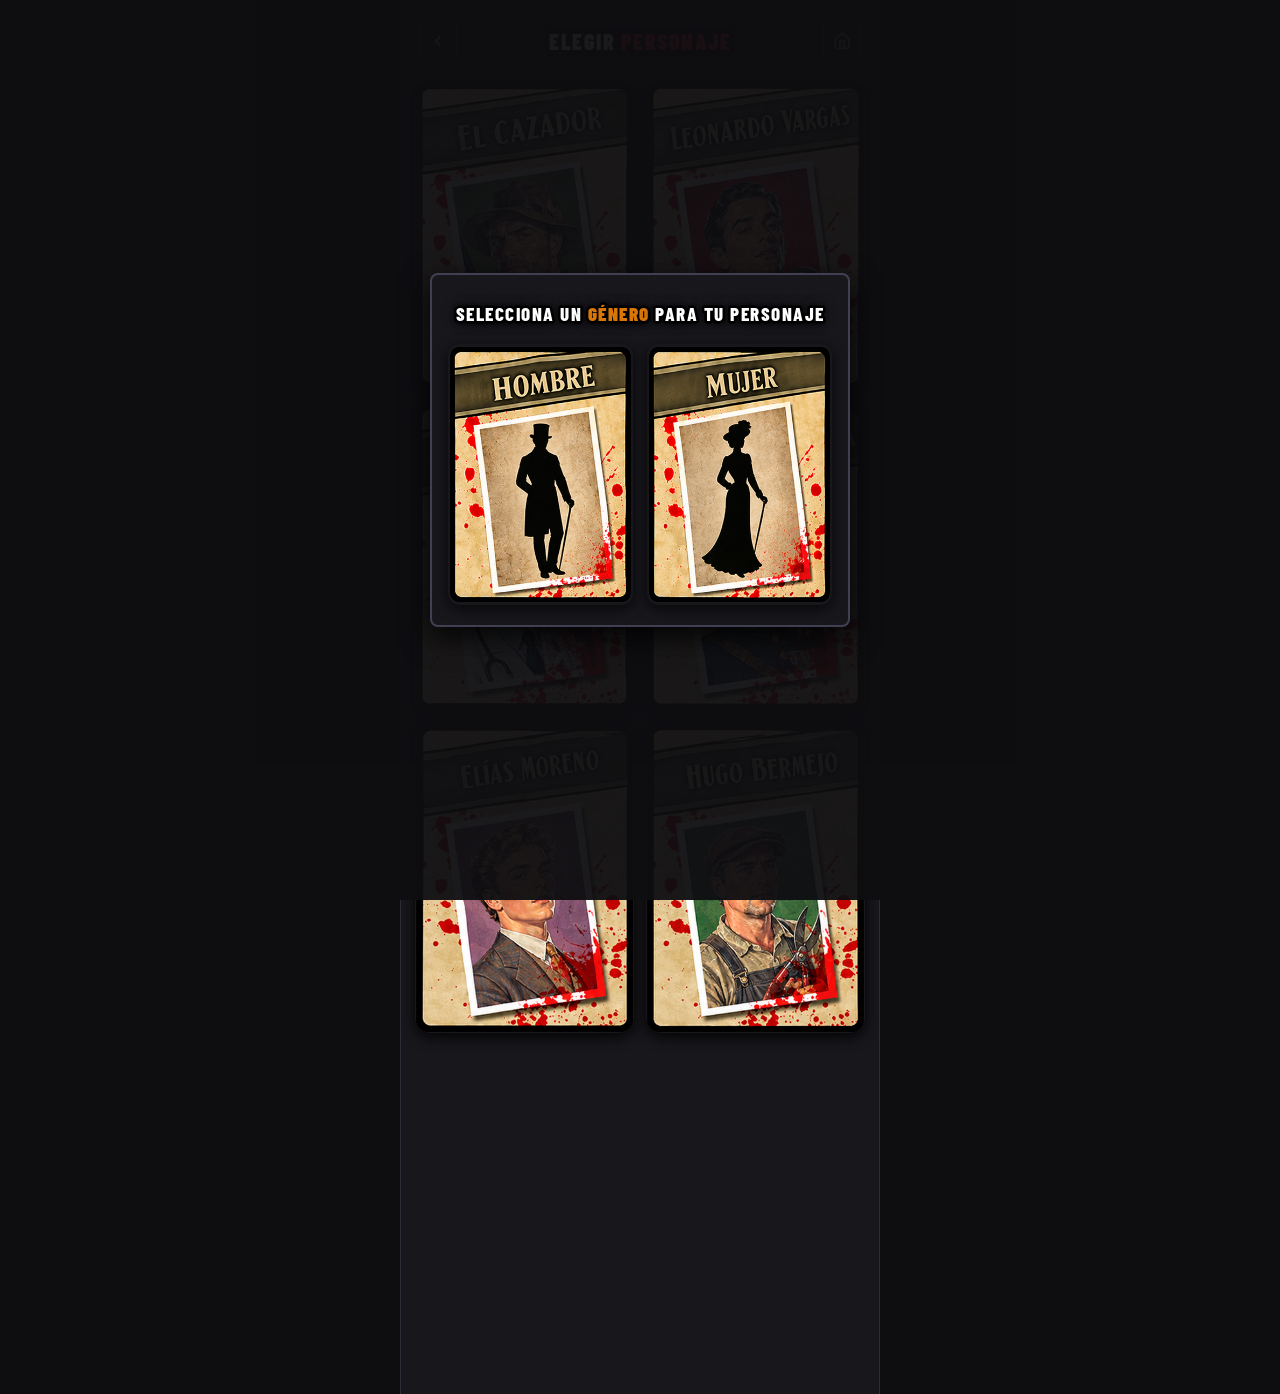
<file: jugar/valparaiso/index.html>
<!DOCTYPE html>
<html lang="es">
<head>
  <meta charset="UTF-8" />
  <meta name="viewport" content="width=device-width, initial-scale=1.0, maximum-scale=1.0, user-scalable=no" />
  <title>El Asesinato Embrujado — Escape Room</title>
  <meta name="description" content="Juego interactivo de escape room y deducción con escáner de pistas físicas." />

  <!-- Google Fonts: Barlow Condensed, Cinzel, Inter + Fuentes de Prueba (Cartoon, Redondas, Gruesas) -->
  <link rel="preconnect" href="https://fonts.googleapis.com" />
  <link rel="preconnect" href="https://fonts.gstatic.com" crossorigin />
  <link href="https://fonts.googleapis.com/css2?family=Alfa+Slab+One&family=Bangers&family=Barlow+Condensed:wght@700;800;900&family=Black+Ops+One&family=Carter+One&family=Cinzel:wght@700;800;900&family=Creepster&family=Fredoka:wght@500;600;700;800&family=Inter:wght@400;500;600;700&family=Luckiest+Guy&family=Nunito:wght@700;800;900&family=Paytone+One&family=Quicksand:wght@600;700&display=swap" rel="stylesheet" />

  <!-- Estilos Modulares (EternoDev Standard) -->
  <link rel="stylesheet" href="css/main.css" />
</head>
<body>

  <div class="app-container">

    <!-- ==================================================================
         PANTALLA 1: SELECCIÓN DE PERSONAJE
         ================================================================== -->
    <section id="view-selection" class="view active">
      <!-- Barra superior idéntica a la vista en partida -->
      <div class="game-top-bar">
        <button class="btn-top-icon" id="btn-back-to-gender" title="Volver a seleccionar género" aria-label="Volver">
          <svg xmlns="http://www.w3.org/2000/svg" width="18" height="18" viewBox="0 0 24 24" fill="none" stroke="currentColor" stroke-width="2.5"><polyline points="15 18 9 12 15 6"></polyline></svg>
        </button>
        <h2 class="char-active-name">Elegir <span class="highlight-red">Personaje</span></h2>
        <a href="../../#casos" class="btn-top-icon" title="Volver al Archivo de Casos" aria-label="Volver al catálogo" style="text-decoration:none;display:flex;align-items:center;justify-content:center;">
          <svg xmlns="http://www.w3.org/2000/svg" width="18" height="18" viewBox="0 0 24 24" fill="none" stroke="currentColor" stroke-width="2"><path d="M3 9l9-7 9 7v11a2 2 0 0 1-2 2H5a2 2 0 0 1-2-2z"></path><polyline points="9 22 9 12 15 12 15 22"></polyline></svg>
        </a>
      </div>


      <!-- Cuadrícula de Personajes con Giro 3D -->
      <div class="characters-grid" id="characters-grid">
        <!-- Inyectado dinámicamente con JS -->
      </div>
    </section>

    <!-- ==================================================================
         PANTALLA 2: INTERFAZ EN PARTIDA (1 CARTA EN PANTALLA - SWIPE & FLECHAS)
         ================================================================== -->
    <section id="view-game" class="view">
      <!-- Barra superior de partida -->
      <div class="game-top-bar">
        <button class="btn-top-icon" id="btn-back-to-selection" title="Volver a elegir personaje" aria-label="Volver">
          <svg xmlns="http://www.w3.org/2000/svg" width="18" height="18" viewBox="0 0 24 24" fill="none" stroke="currentColor" stroke-width="2.5"><polyline points="15 18 9 12 15 6"></polyline></svg>
        </button>
        <h2 class="char-active-name" id="game-char-name">Cargando...</h2>
        <button class="btn-top-icon btn-top-camera" id="btn-goto-scanner" title="Ir al Escáner QR" aria-label="Escáner">
          <svg xmlns="http://www.w3.org/2000/svg" width="18" height="18" viewBox="0 0 24 24" fill="none" stroke="currentColor" stroke-width="2.5" stroke-linecap="round" stroke-linejoin="round">
            <path d="M23 19a2 2 0 0 1-2 2H3a2 2 0 0 1-2-2V8a2 2 0 0 1 2-2h4l2-3h6l2 3h4a2 2 0 0 1 2 2z"></path>
            <circle cx="12" cy="13" r="4"></circle>
          </svg>
        </button>
      </div>

      <!-- Mazo Deslizable: 1 carta en el centro en todo momento (swipe táctil y arrastre de ratón en PC) -->
      <div class="game-deck-viewport" id="game-deck-viewport">
        <div class="game-deck-track" id="game-deck-track">
          <!-- Slide 0: Carta del Personaje (Giro 3D con fondo aleatorio de pergamino) -->
          <!-- Slide 1: Carta del Escáner QR (Giro 3D) -->
          <!-- Slide 2+: Cartas de Pistas Escaneadas (Giro 3D con escudo confidencial en privadas) -->
        </div>
      </div>

      <!-- Contador de cartas debajo del mazo (ej: 1/2, 2/2) -->
      <div class="deck-bottom-bar">
        <span class="deck-card-counter" id="deck-card-counter-bottom">1 / 2</span>
      </div>
    </section>

  </div>

  <!-- Modal de Doble Verificación para Volver Atrás desde la Partida -->
  <div class="modal-overlay" id="confirm-back-modal">
    <div class="modal-box modal-confirm-box">
      <h3 class="modal-confirm-title">¿ESTÁS SEGURO?</h3>
      <p class="modal-confirm-text">Si vuelves atrás se cancelará la selección de tu personaje actual.</p>
      <div class="modal-confirm-actions">
        <button class="btn-confirm-cancel" id="btn-cancel-back" type="button">Cancelar</button>
        <button class="btn-confirm-accept" id="btn-accept-back" type="button">Volver</button>
      </div>
    </div>
  </div>

  <!-- Modal de Advertencia para el Personaje Especial (Abogado / Abogada) -->
  <div class="modal-overlay" id="admin-confirm-modal">
    <div class="modal-box modal-admin-box">
      <h3 class="modal-admin-title" id="admin-modal-role-title">ABOGADO</h3>
      <p class="modal-admin-text">
        Este personaje está reservado para el máster de la partida.
      </p>
      <p class="modal-admin-subtext">¿Confirmas que eres el administrador?</p>
      <div class="modal-confirm-actions">
        <button class="btn-confirm-cancel" id="btn-cancel-admin" type="button">Cancelar</button>
        <button class="btn-admin-accept" id="btn-accept-admin" type="button">Soy administrador</button>
      </div>
    </div>
  </div>

  <!-- Modal de Confirmación para Selección de Personaje Normal (Información Reservada) -->
  <div class="modal-overlay" id="char-confirm-modal">
    <div class="modal-box modal-admin-box">
      <h3 class="modal-admin-title" id="char-modal-role-title">CAZADOR</h3>
      <p class="modal-admin-text">
        Este personaje contiene información reservada y pruebas incriminatorias.
      </p>
      <p class="modal-admin-subtext">Una vez dentro, accederás a datos exclusivos. ¿Confirmas que quieres ser este jugador?</p>
      <div class="modal-confirm-actions">
        <button class="btn-confirm-cancel" id="btn-cancel-select-char" type="button">Cancelar</button>
        <button class="btn-confirm-accept" id="btn-accept-select-char" type="button">Aceptar</button>
      </div>
    </div>
  </div>

  <!-- Modal Manual para Introducir Código de Pista / Objeto -->
  <div class="modal-overlay" id="manual-code-modal">
    <div class="modal-box modal-code-box">
      <div class="modal-code-header">
        <h3 class="modal-title">Introduce el código</h3>
        <button class="btn-modal-close" id="btn-close-code-modal" aria-label="Cerrar">&times;</button>
      </div>
      <form id="form-manual-code" class="form-manual-code">
        <input type="text" id="input-manual-code" class="input-code" placeholder="Código (A - T)" autocomplete="off" maxlength="20" />
        <button type="submit" class="btn-submit-code">Desbloquear</button>
      </form>
    </div>
  </div>

  <!-- ==================================================================
       POP-UP 1: SELECCIÓN DE GÉNERO CON TARJETAS REALES
       ================================================================== -->
  <div class="modal-overlay" id="gender-modal">
    <div class="modal-box">
      <p class="modal-gender-subtitle">Selecciona un <strong>género</strong> para tu personaje</p>

      <div class="gender-cards-grid">
        <button class="gender-card-btn" id="btn-choose-male">
          <div class="gender-card-frame">
            <img src="assets/images/tarjetas/card-gender-male.png" alt="Hombre" class="gender-card-img" />
          </div>
        </button>

        <button class="gender-card-btn" id="btn-choose-female">
          <div class="gender-card-frame">
            <img src="assets/images/tarjetas/card-gender-female.png" alt="Mujer" class="gender-card-img" />
          </div>
        </button>
      </div>
    </div>
  </div>

  <!-- Biblioteca Local Offline jsQR -->
  <script src="js/lib/jsqr.js"></script>

  <!-- Lógica Principal Modular (ES Modules) -->
  <script type="module" src="js/main.js"></script>
</body>
</html>
</file>
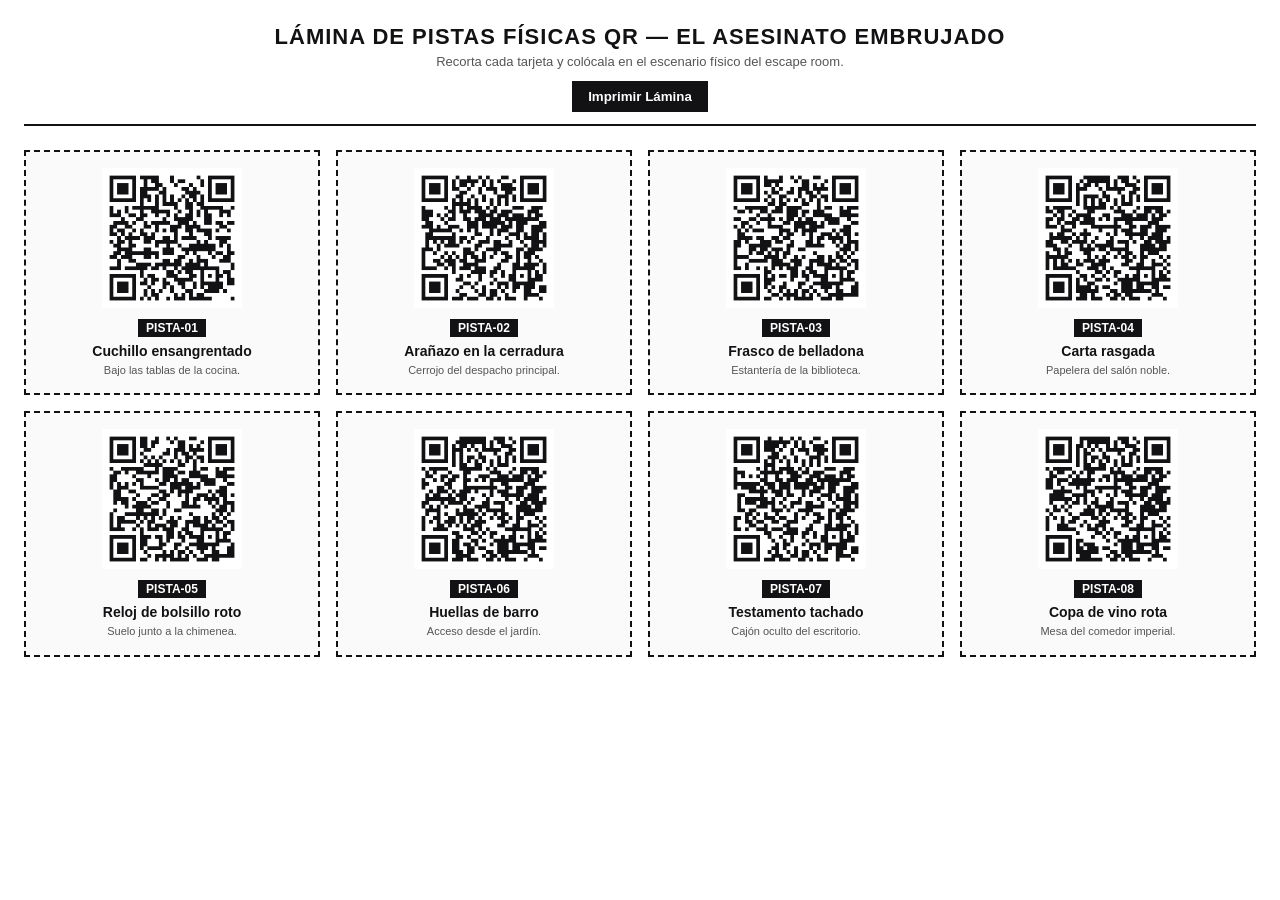
<file: src/html/print-qrs.html>
<!DOCTYPE html>
<html lang="es">
<head>
  <meta charset="UTF-8">
  <title>Lámina de Códigos QR para Imprimir — El asesinato embrujado</title>
  <style>
    * {
      box-sizing: border-box;
      margin: 0;
      padding: 0;
      font-family: -apple-system, BlinkMacSystemFont, "Segoe UI", Roboto, sans-serif;
    }
    body {
      background: #ffffff;
      color: #121214;
      padding: 24px;
    }
    .print-header {
      text-align: center;
      margin-bottom: 24px;
      border-bottom: 2px solid #121214;
      padding-bottom: 12px;
    }
    .print-header h1 {
      font-size: 22px;
      text-transform: uppercase;
      letter-spacing: 1px;
    }
    .print-header p {
      font-size: 13px;
      color: #555555;
      margin-top: 4px;
    }
    .grid {
      display: grid;
      grid-template-columns: repeat(4, 1fr);
      gap: 16px;
    }
    .card {
      border: 2px dashed #121214;
      padding: 16px;
      text-align: center;
      page-break-inside: avoid;
      background: #fafafa;
    }
    .card img {
      width: 140px;
      height: 140px;
      display: block;
      margin: 0 auto 10px;
    }
    .code {
      font-size: 12px;
      font-weight: 800;
      background: #121214;
      color: #ffffff;
      padding: 2px 8px;
      display: inline-block;
      margin-bottom: 6px;
    }
    .title {
      font-size: 14px;
      font-weight: 700;
      margin-bottom: 4px;
    }
    .desc {
      font-size: 11px;
      color: #555555;
      line-height: 1.3;
    }
    @media print {
      body { padding: 0; }
      .no-print { display: none; }
    }
  </style>
</head>
<body>
  <div class="print-header">
    <h1>Lámina de Pistas Físicas QR — El asesinato embrujado</h1>
    <p>Recorta cada tarjeta y colócala en el escenario físico del escape room.</p>
    <div style="margin-top: 12px;" class="no-print">
      <button onclick="window.print()" style="padding: 8px 16px; background: #121214; color: #fff; border: none; font-weight: bold; cursor: pointer;">Imprimir Lámina</button>
    </div>
  </div>

  <div class="grid">
    <div class="card">
      <img src="../assets/images/png/qr-pista-01.png" alt="PISTA-01" />
      <span class="code">PISTA-01</span>
      <div class="title">Cuchillo ensangrentado</div>
      <p class="desc">Bajo las tablas de la cocina.</p>
    </div>
    <div class="card">
      <img src="../assets/images/png/qr-pista-02.png" alt="PISTA-02" />
      <span class="code">PISTA-02</span>
      <div class="title">Arañazo en la cerradura</div>
      <p class="desc">Cerrojo del despacho principal.</p>
    </div>
    <div class="card">
      <img src="../assets/images/png/qr-pista-03.png" alt="PISTA-03" />
      <span class="code">PISTA-03</span>
      <div class="title">Frasco de belladona</div>
      <p class="desc">Estantería de la biblioteca.</p>
    </div>
    <div class="card">
      <img src="../assets/images/png/qr-pista-04.png" alt="PISTA-04" />
      <span class="code">PISTA-04</span>
      <div class="title">Carta rasgada</div>
      <p class="desc">Papelera del salón noble.</p>
    </div>
    <div class="card">
      <img src="../assets/images/png/qr-pista-05.png" alt="PISTA-05" />
      <span class="code">PISTA-05</span>
      <div class="title">Reloj de bolsillo roto</div>
      <p class="desc">Suelo junto a la chimenea.</p>
    </div>
    <div class="card">
      <img src="../assets/images/png/qr-pista-06.png" alt="PISTA-06" />
      <span class="code">PISTA-06</span>
      <div class="title">Huellas de barro</div>
      <p class="desc">Acceso desde el jardín.</p>
    </div>
    <div class="card">
      <img src="../assets/images/png/qr-pista-07.png" alt="PISTA-07" />
      <span class="code">PISTA-07</span>
      <div class="title">Testamento tachado</div>
      <p class="desc">Cajón oculto del escritorio.</p>
    </div>
    <div class="card">
      <img src="../assets/images/png/qr-pista-08.png" alt="PISTA-08" />
      <span class="code">PISTA-08</span>
      <div class="title">Copa de vino rota</div>
      <p class="desc">Mesa del comedor imperial.</p>
    </div>
  </div>
</body>
</html>
</file>
<file: jugar/valparaiso/css/main.css>
/**
 * ScapeRoom - Main Stylesheet Orchestrator (EternoDev Standard)
 * Cero Degradados - Cero Emojis - Arquitectura Modular
 */

@import url("./reset.css");
@import url("./variables.css");
@import url("./layout.css");
@import url("./components.css");
</file>
